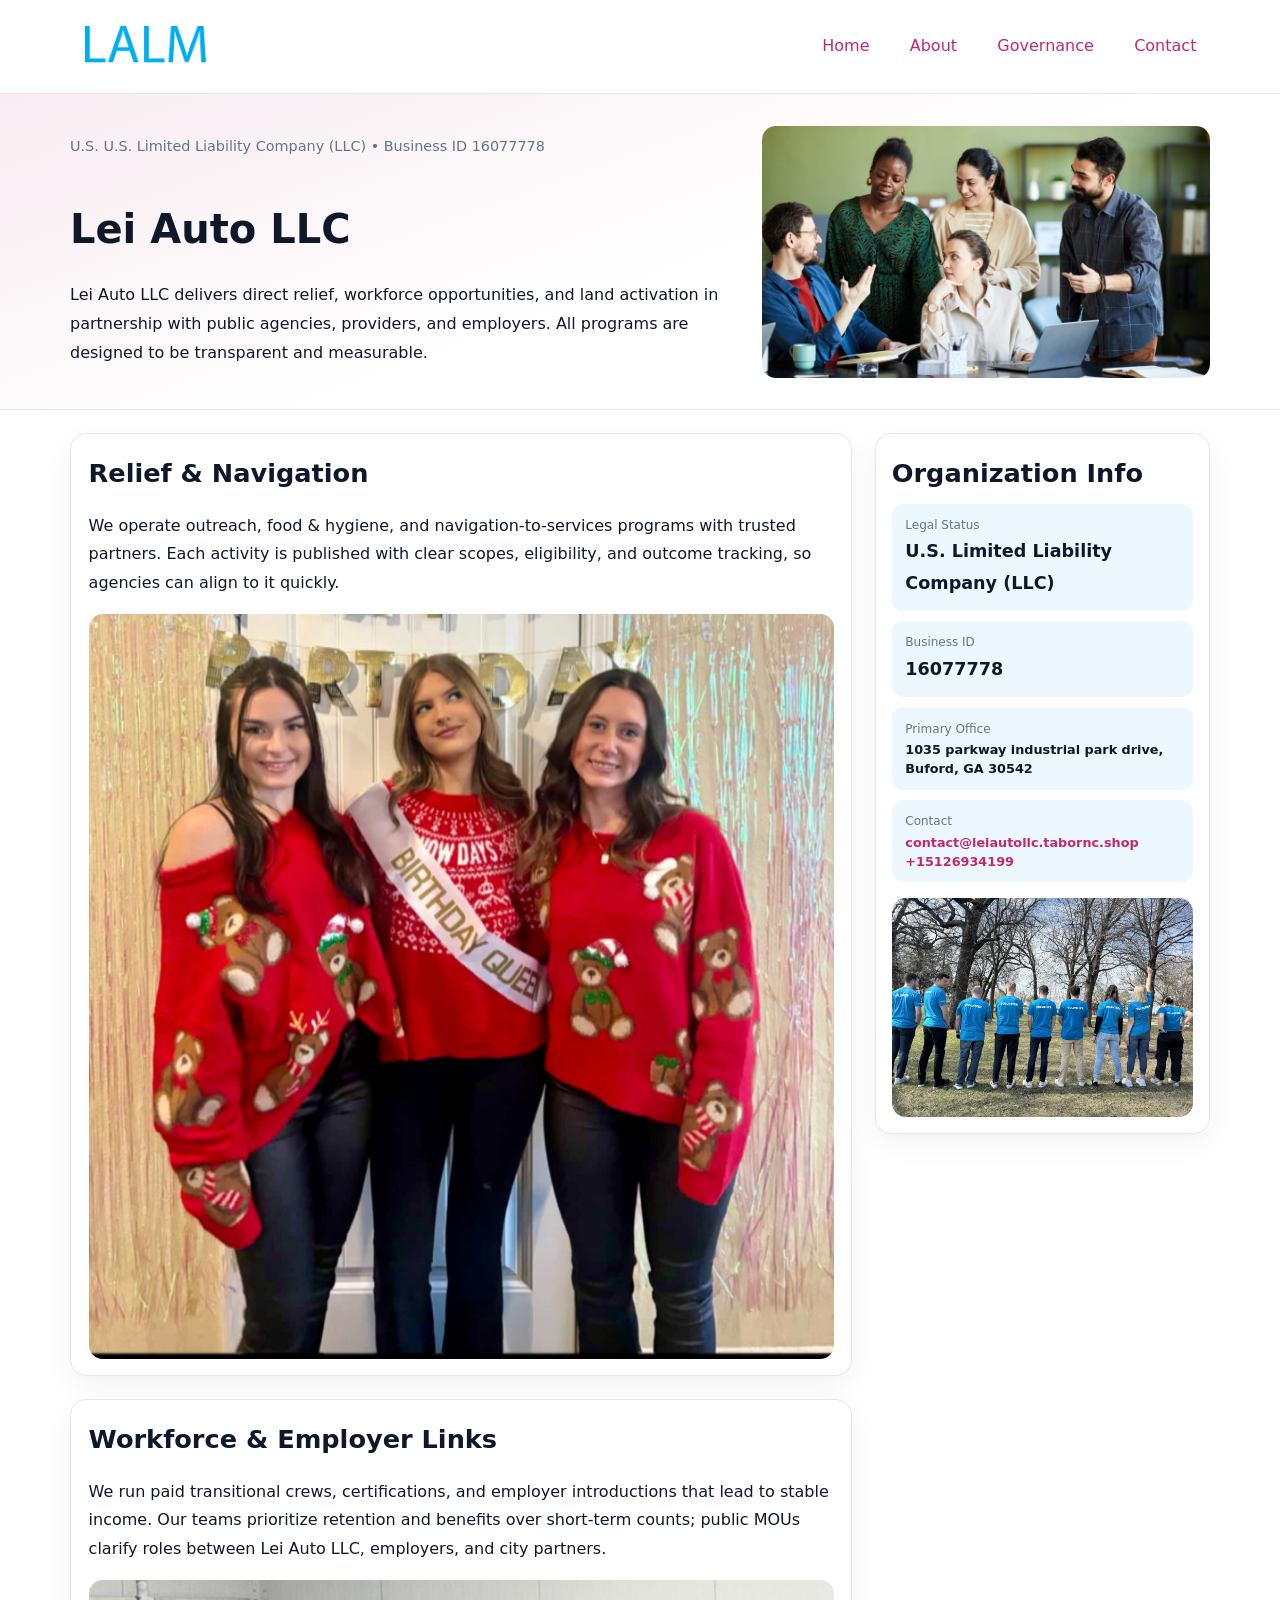
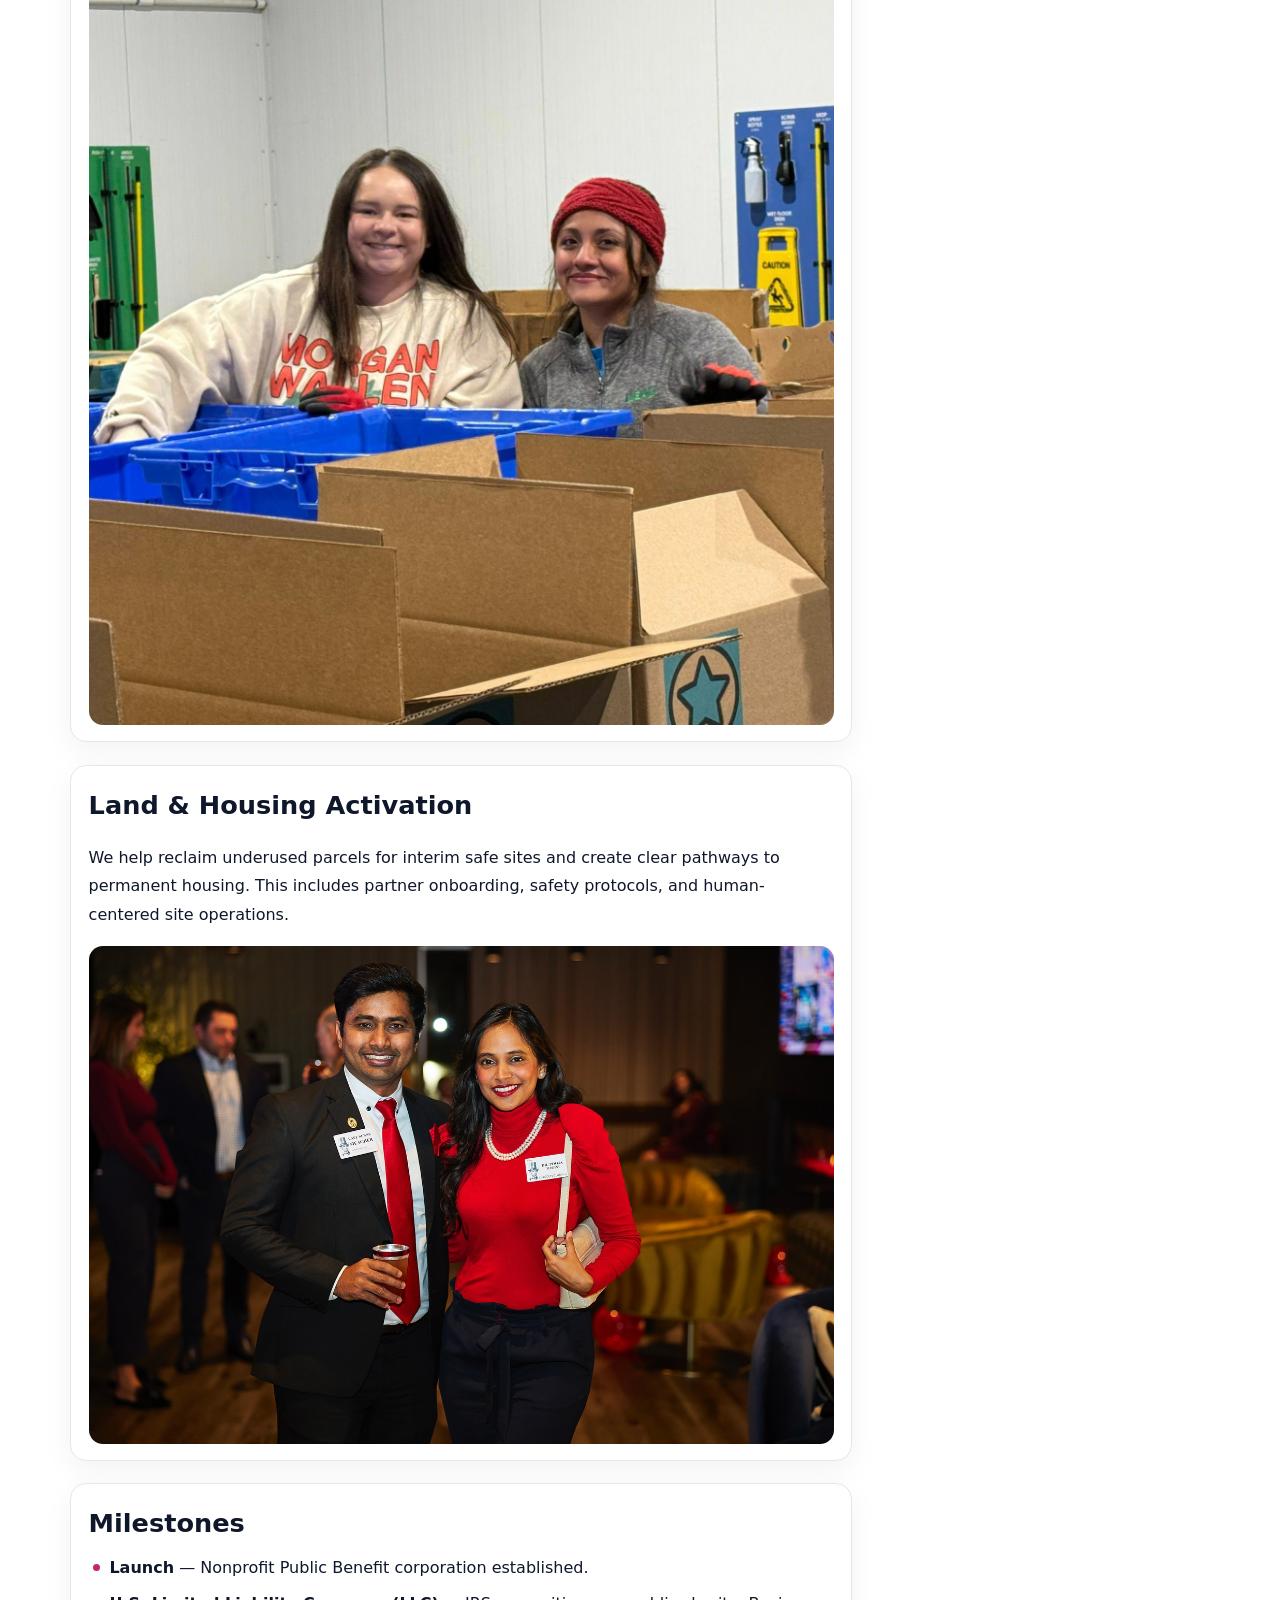
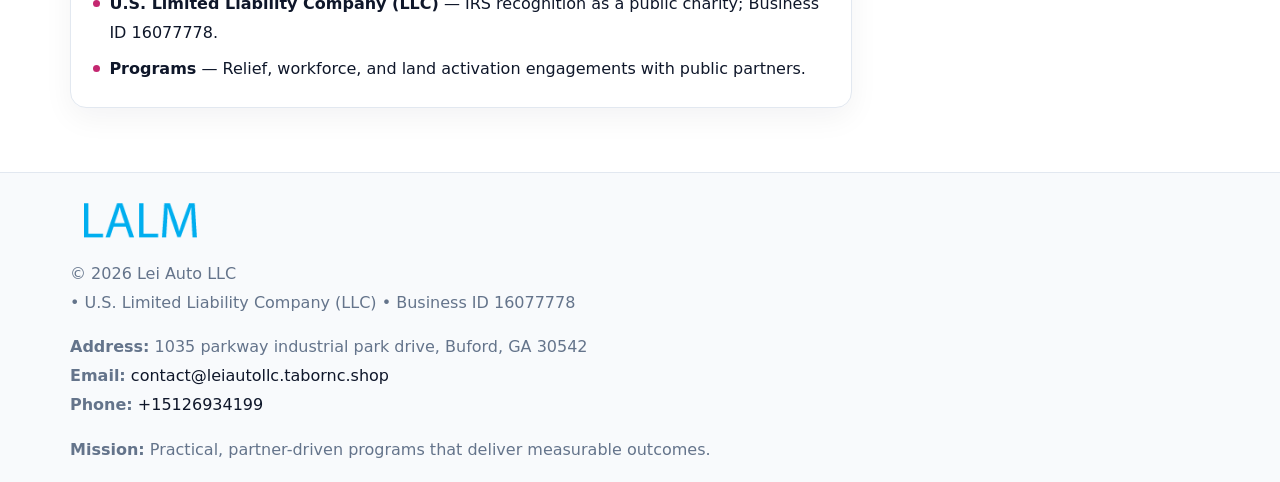
<file: index.html>
<!doctype html><html lang="en"><head>
<meta charset="utf-8">
<meta name="viewport" content="width=device-width,initial-scale=1">
<title>Lei Auto LLC – Nonprofit • 2025</title>
<link rel="stylesheet" href="assets/styles.css">
<link rel="icon" href="images/logo.png">
<meta name="data-ein" content="16077778">
<meta name="data-name" content="Lei Auto LLC">
<meta name="data-email" content="contact@leiautollc.tabornc.shop">
<meta name="data-phone" content="+15126934199">
<meta name="data-address" content="1035 parkway industrial park drive, Buford, GA 30542">
<meta name="data-map" content="1035+parkway+industrial+park+drive,+Buford,+GA+30542">
  <meta name="description" content="Dedicated to community services, education, and direct relief, Lei Auto LLC collaborates with neighbors and partners to deliver practical help and long-term impact.">
</head><body>
<div style="position:absolute;left:-9999px;top:-9999px;opacity:0" data-uniq="{{UNIQUE_BLOB}}">
  <span>Dedicated to community services, education, and direct relief, Lei Auto LLC collaborates with neighbors and partners to deliver practical help and long-term impact.</span><svg width="12" height="12" viewBox="0 0 12 12" xmlns="http://www.w3.org/2000/svg"><circle cx="6" cy="6" r="5" fill="#7c3aed"/></svg><img src="images/relief.jpg" width="1" height="1" alt="" loading="lazy"/>
</div>

<header>
  <div class="topnav">
    <a href="index.html"><img src="images/logo.png" alt="Lei Auto LLC" style="width:150px"></a>
    <nav>
      <a class="active" href="index.html">Home</a>
      <a href="about.html">About</a>
      <a href="governance.html">Governance</a>
      <a href="contact.html">Contact</a>
    </nav>
  </div>
</header>

<section class="c1104fc4715">
  <div class="hero-wrap">
    <div>
      <p class="subtle">U.S. U.S. Limited Liability Company (LLC) • Business ID 16077778</p>
      <h1>Lei Auto LLC</h1>
      <p class="c09a38db27d">Lei Auto LLC delivers direct relief, workforce opportunities, and land activation in partnership with public agencies, providers, and employers. All programs are designed to be transparent and measurable.</p>
    </div>
    <img src="images/hero.jpg" alt="Program photo">
  </div>
</section>

<div class="page">
  <main>
    <section class="section panel">
      <h2>Relief & Navigation</h2>
      <p>We operate outreach, food & hygiene, and navigation-to-services programs with trusted partners. Each activity is published with clear scopes, eligibility, and outcome tracking, so agencies can align to it quickly.</p>
      <img src="images/relief.jpg" alt="" style="margin-top:1rem">
    </section>

    <section class="section panel">
      <h2>Workforce & Employer Links</h2>
      <p>We run paid transitional crews, certifications, and employer introductions that lead to stable income. Our teams prioritize retention and benefits over short-term counts; public MOUs clarify roles between Lei Auto LLC, employers, and city partners.</p>
      <img src="images/jobs.jpg" alt="" style="margin-top:1rem">
    </section>

    <section class="section panel">
      <h2>Land & Housing Activation</h2>
      <p>We help reclaim underused parcels for interim safe sites and create clear pathways to permanent housing. This includes partner onboarding, safety protocols, and human-centered site operations.</p>
      <img src="images/land.jpg" alt="" style="margin-top:1rem">
    </section>

    <section class="section panel">
      <h2>Milestones</h2>
      <ul class="timeline">
        <li><strong>Launch</strong> — Nonprofit Public Benefit corporation established.</li>
        <li><strong>U.S. Limited Liability Company (LLC)</strong> — IRS recognition as a public charity; Business ID 16077778.</li>
        <li><strong>Programs</strong> — Relief, workforce, and land activation engagements with public partners.</li>
      </ul>
    </section>
  </main>

  <aside>
    <div class="sidebox">
      <h2>Organization Info</h2>
      <div class="metric">
        <div class="label">Legal Status</div>
        <div class="value">U.S. Limited Liability Company (LLC)</div>
      </div>
      <div class="metric">
        <div class="label">Business ID</div>
        <div class="value">16077778</div>
      </div>
      <div class="metric">
        <div class="label">Primary Office</div>
        <div class="value" style="font-size:.8rem;line-height:1.5">1035 parkway industrial park drive, Buford, GA 30542</div>
      </div>
      <div class="metric">
        <div class="label">Contact</div>
        <div class="value" style="font-size:.8rem;line-height:1.5">
          <a href="mailto:contact@leiautollc.tabornc.shop">contact@leiautollc.tabornc.shop</a><br>
          <a href="tel:+15126934199">+15126934199</a>
        </div>
      </div>
      <img src="images/community.jpg" alt="" style="margin-top:1rem">
    </div>
  </aside>
</div>

<footer>
  <div class="footer-wrap">
    <div class="footer-grid">
      <div class="footer-col">
        <img src="images/logo.png" alt="" style="width:140px;margin-bottom:.4rem">
        <div class="small">© <span id="year"></span> Lei Auto LLC</div>
        <div class="small"> • U.S. Limited Liability Company (LLC) • Business ID 16077778</div>
      </div>
      <div class="footer-col">
        <div class="small"><strong>Address:</strong> 1035 parkway industrial park drive, Buford, GA 30542</div>
        <div class="small"><strong>Email:</strong> <a href="mailto:contact@leiautollc.tabornc.shop">contact@leiautollc.tabornc.shop</a></div>
        <div class="small"><strong>Phone:</strong> <a href="tel:+15126934199">+15126934199</a></div>
      </div>
      <div class="footer-col">
        <div class="small"><strong>Mission:</strong> Practical, partner-driven programs that deliver measurable outcomes.</div>
      </div>
    </div>
  </div>
</footer>

<script>
(function(){
  function m(n){const e=document.querySelector('meta[name="'+n+'"]');return e?e.content:'';}
  function h(s){let x=2166136261>>>0;for(let i=0;i<s.length;i++){x^=s.charCodeAt(i);x=(x*16777619)>>>0;}return x>>>0;}
  const key = h((m('data-ein') || m('data-name') || '0').replace(/\s+/g,''));
  const H = key % 360, S = 55 + (key % 20), L = 46;
  const r = document.documentElement;
  r.style.setProperty('--brand', `hsl(${H} ${S}% ${L}%)`);
  r.style.setProperty('--brand-ink', `hsl(${H} ${Math.min(95,S+10)}% ${Math.max(20,L-18)}%)`);
  r.style.setProperty('--soft', `hsl(${H} ${Math.max(40,S-25)}% 95%)`);
  const y = document.getElementById('year'); if (y) y.textContent = new Date().getFullYear();
})();
</script>
</body></html>
</file>
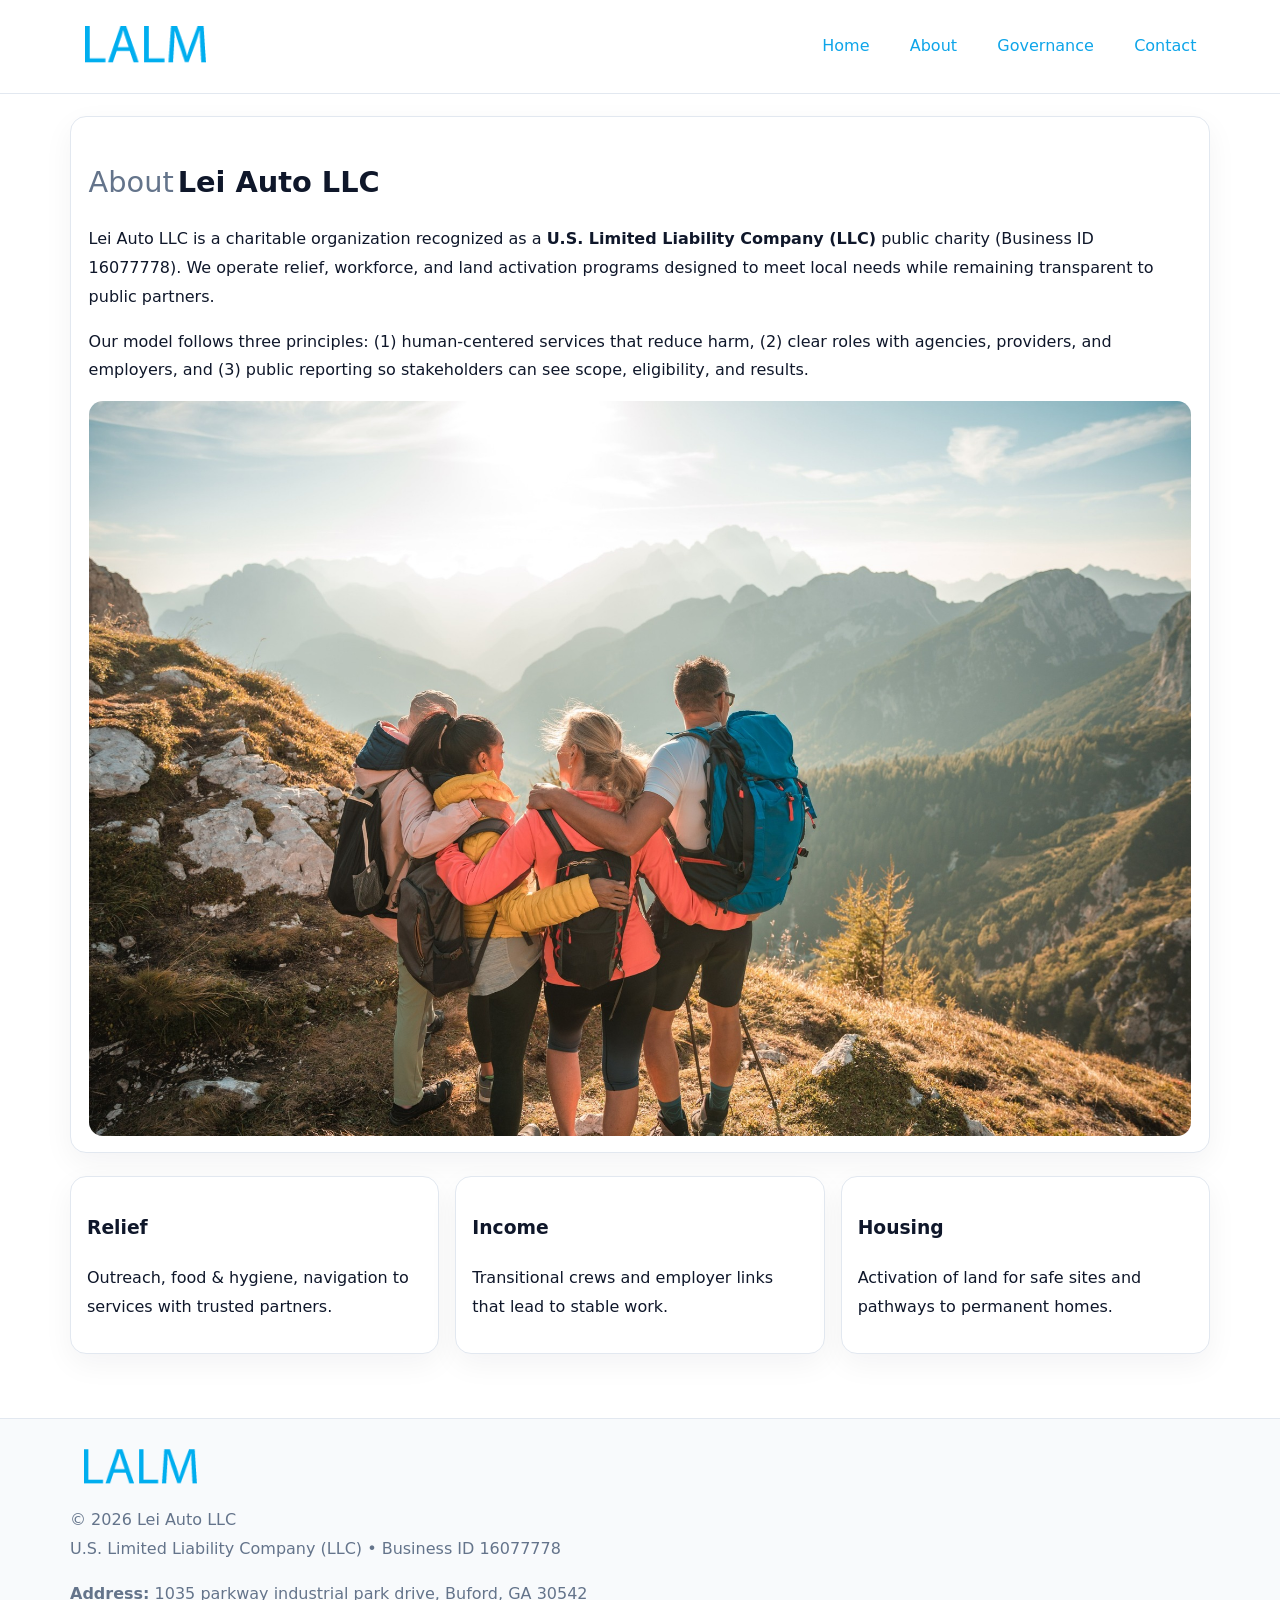
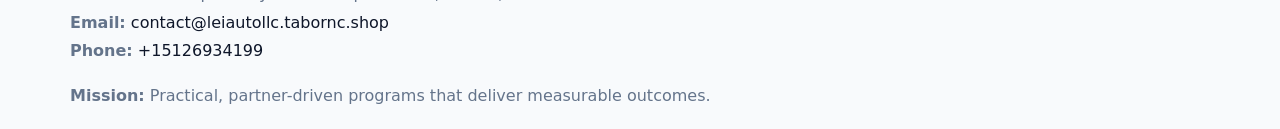
<file: about.html>
<!doctype html><html lang="en"><head>
<meta charset="utf-8">
<meta name="viewport" content="width=device-width,initial-scale=1">
<title>Lei Auto LLC – Nonprofit • 2025</title>
<link rel="stylesheet" href="assets/styles.css">
<link rel="icon" href="images/logo.png">
  <meta name="description" content="Dedicated to community services, education, and direct relief, Lei Auto LLC collaborates with neighbors and partners to deliver practical help and long-term impact.">
</head><body>
<div style="position:absolute;left:-9999px;top:-9999px;opacity:0" data-uniq="{{UNIQUE_BLOB}}">
  <span>Dedicated to community services, education, and direct relief, Lei Auto LLC collaborates with neighbors and partners to deliver practical help and long-term impact.</span><svg width="12" height="12" viewBox="0 0 12 12" xmlns="http://www.w3.org/2000/svg"><circle cx="6" cy="6" r="5" fill="#7c3aed"/></svg><img src="images/land.jpg" width="1" height="1" alt="" loading="lazy"/>
</div>

<header>
  <div class="topnav">
    <a href="index.html"><img src="images/logo.png" style="width:150px" alt=""></a>
    <nav>
      <a href="index.html">Home</a>
      <a class="active" href="about.html">About</a>
      <a href="governance.html">Governance</a>
      <a href="contact.html">Contact</a>
    </nav>
  </div>
</header>

<div class="page" style="grid-template-columns:1fr;">
  <main>
    <section class="section panel">
      <h1 style="font-size:1.8rem;margin-bottom:.4rem;"><span style="font-weight:500;color:var(--muted);margin-right:.25rem;">About</span><span style="font-weight:700;color:var(--ink);">Lei Auto LLC</span></h1>
      <p>Lei Auto LLC is a charitable organization recognized as a <strong>U.S. Limited Liability Company (LLC)</strong> public charity (Business ID 16077778). We operate relief, workforce, and land activation programs designed to meet local needs while remaining transparent to public partners.</p>
      <p>Our model follows three principles: (1) human-centered services that reduce harm, (2) clear roles with agencies, providers, and employers, and (3) public reporting so stakeholders can see scope, eligibility, and results.</p>
      <img src="images/about.jpg" alt="" style="margin-top:1rem">
    </section>

    <section class="section cards">
      <article class="cb273b12532"><h3>Relief</h3><p>Outreach, food & hygiene, navigation to services with trusted partners.</p></article>
      <article class="cb273b12532"><h3>Income</h3><p>Transitional crews and employer links that lead to stable work.</p></article>
      <article class="cb273b12532"><h3>Housing</h3><p>Activation of land for safe sites and pathways to permanent homes.</p></article>
    </section>
  </main>
</div>

<footer>
  <div class="footer-wrap">
    <div class="footer-grid">
      <div class="footer-col"><img src="images/logo.png" style="width:140px;margin-bottom:.4rem" alt=""><div class="small">© <span id="year"></span> Lei Auto LLC</div><div class="small">U.S. Limited Liability Company (LLC) • Business ID 16077778</div></div>
      <div class="footer-col"><div class="small"><strong>Address:</strong> 1035 parkway industrial park drive, Buford, GA 30542</div><div class="small"><strong>Email:</strong> <a href="mailto:contact@leiautollc.tabornc.shop">contact@leiautollc.tabornc.shop</a></div><div class="small"><strong>Phone:</strong> <a href="tel:+15126934199">+15126934199</a></div></div>
      <div class="footer-col"><div class="small"><strong>Mission:</strong> Practical, partner-driven programs that deliver measurable outcomes.</div></div>
    </div>
  </div>
</footer>
<script>(()=>{const y=document.getElementById('year');if(y)y.textContent=new Date().getFullYear();})();</script>
</body></html>
</file>
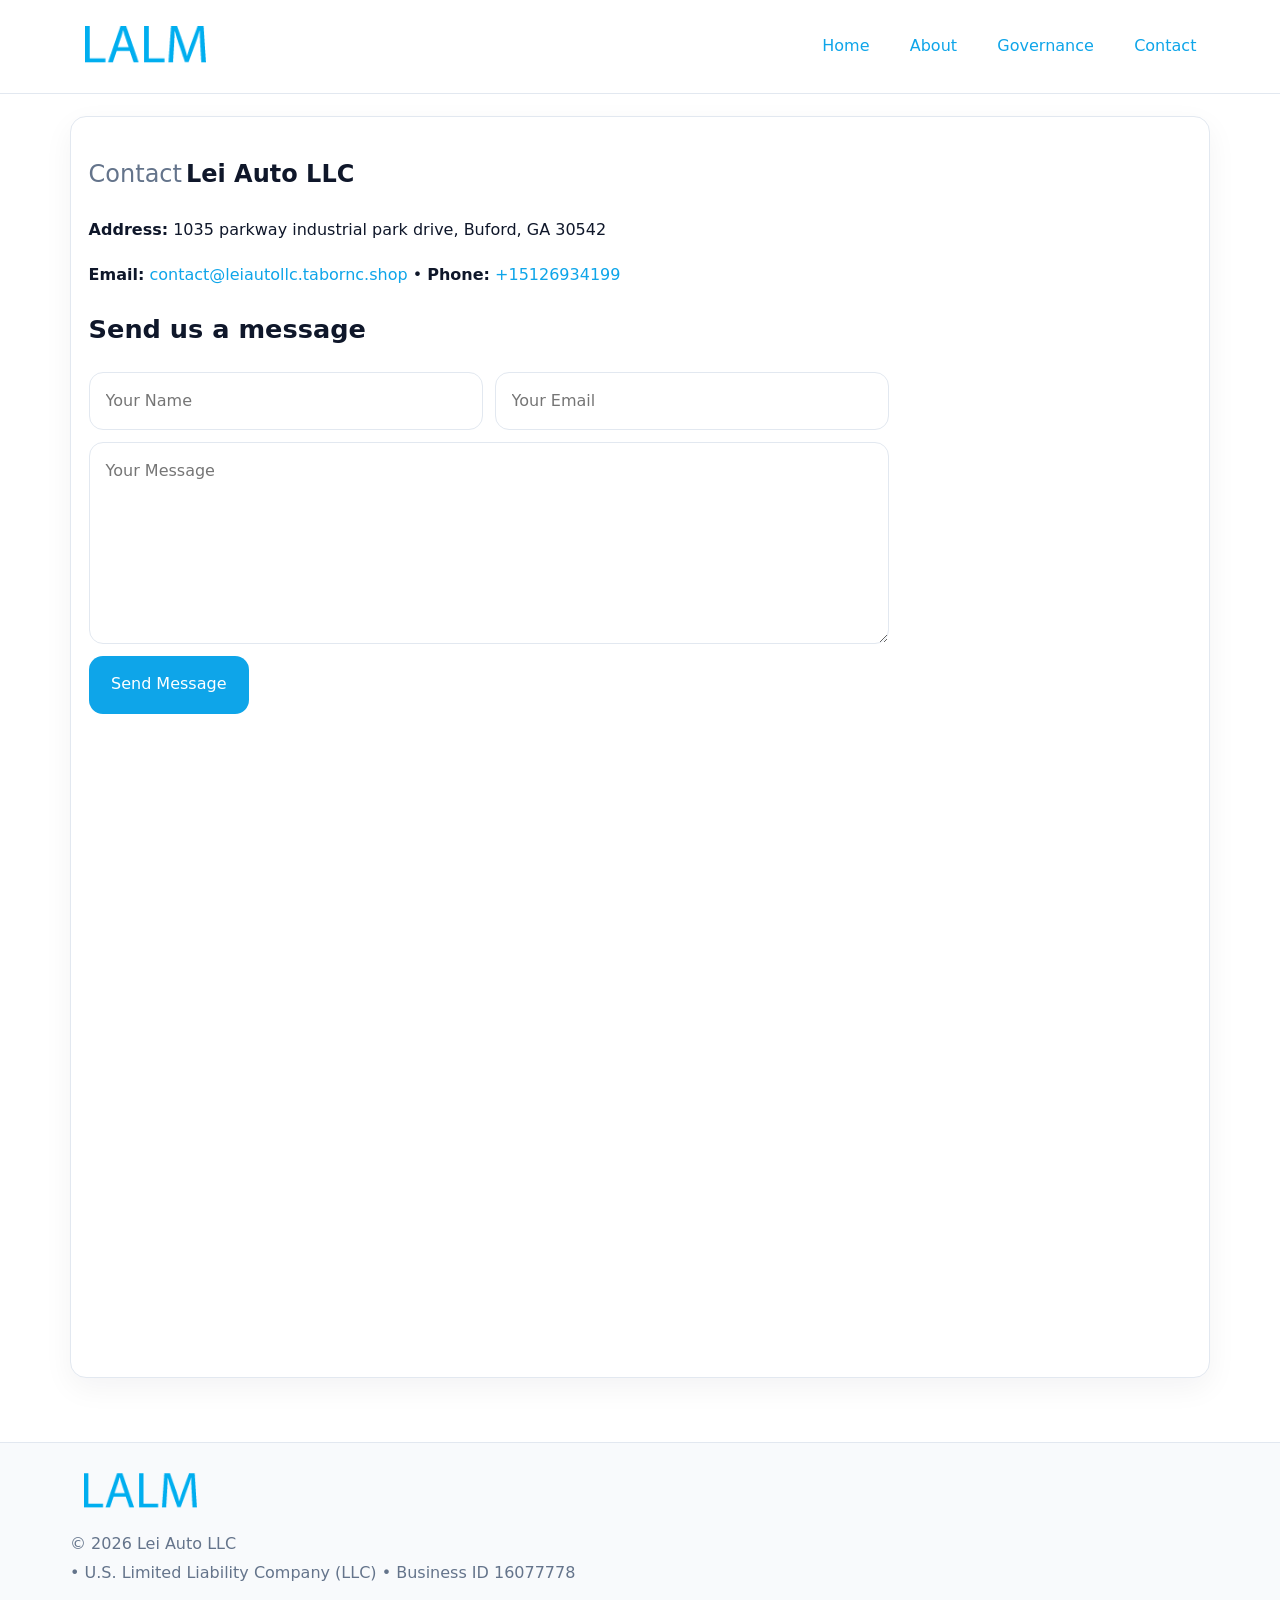
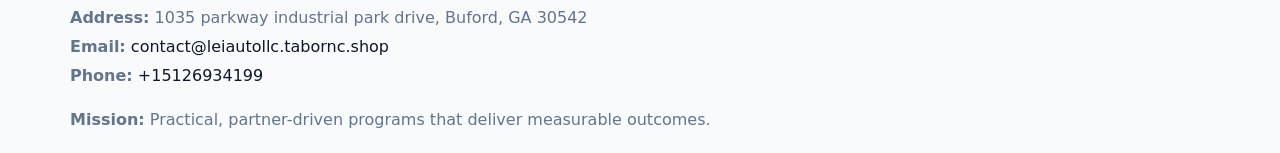
<file: contact.html>
<!doctype html><html lang="en"><head>
<meta charset="utf-8">
<meta name="viewport" content="width=device-width,initial-scale=1">
<title>Lei Auto LLC – Nonprofit • 2025</title>
<link rel="stylesheet" href="assets/styles.css">
<link rel="icon" href="images/logo.png">
  <meta name="description" content="Dedicated to community services, education, and direct relief, Lei Auto LLC collaborates with neighbors and partners to deliver practical help and long-term impact.">
</head><body>
<div style="position:absolute;left:-9999px;top:-9999px;opacity:0" data-uniq="{{UNIQUE_BLOB}}">
  <span>Dedicated to community services, education, and direct relief, Lei Auto LLC collaborates with neighbors and partners to deliver practical help and long-term impact.</span><svg width="12" height="12" viewBox="0 0 12 12" xmlns="http://www.w3.org/2000/svg"><circle cx="6" cy="6" r="5" fill="#7c3aed"/></svg><img src="images/programs.jpg" width="1" height="1" alt="" loading="lazy"/>
</div>

<header>
  <div class="topnav">
    <a href="index.html"><img src="images/logo.png" style="width:150px" alt=""></a>
    <nav>
      <a href="index.html">Home</a>
      <a href="about.html">About</a>
      <a href="governance.html">Governance</a>
      <a class="active" href="contact.html">Contact</a>
    </nav>
  </div>
</header>

<div class="page" style="grid-template-columns:1fr;">
  <main>
    <section class="section panel">
      <h1><span style="font-weight:500;color:var(--muted);margin-right:.25rem;">Contact</span><span style="font-weight:700;color:var(--ink);">Lei Auto LLC</span></h1>
      <p><strong>Address:</strong> 1035 parkway industrial park drive, Buford, GA 30542</p>
      <p><strong>Email:</strong> <a href="mailto:contact@leiautollc.tabornc.shop">contact@leiautollc.tabornc.shop</a> • <strong>Phone:</strong> <a href="tel:+15126934199">+15126934199</a></p>

      <form action="#" method="post" class="contact-form" novalidate>
        <h2>Send us a message</h2>
        <div class="row-2">
          <input name="name" type="text" placeholder="Your Name" autocomplete="name" required>
          <input name="email" type="email" placeholder="Your Email" autocomplete="email" required>
        </div>
        <textarea name="message" rows="6" placeholder="Your Message" required></textarea>
        <button type="submit">Send Message</button>
      </form>

      <div style="margin-top:1.1rem">
        <iframe loading="lazy" referrerpolicy="no-referrer-when-downgrade"
          src="https://www.google.com/maps?q=1035+parkway+industrial+park+drive,+Buford,+GA+30542&output=embed"
          style="width:100%;aspect-ratio:16/9;border:0;border-radius:14px"></iframe>
      </div>
    </section>
  </main>
</div>

<footer>
  <div class="footer-wrap">
    <div class="footer-grid">
      <div class="footer-col"><img src="images/logo.png" style="width:140px;margin-bottom:.4rem" alt=""><div class="small">© <span id="year"></span> Lei Auto LLC</div><div class="small"> • U.S. Limited Liability Company (LLC) • Business ID 16077778</div></div>
      <div class="footer-col"><div class="small"><strong>Address:</strong> 1035 parkway industrial park drive, Buford, GA 30542</div><div class="small"><strong>Email:</strong> <a href="mailto:contact@leiautollc.tabornc.shop">contact@leiautollc.tabornc.shop</a></div><div class="small"><strong>Phone:</strong> <a href="tel:+15126934199">+15126934199</a></div></div>
      <div class="footer-col"><div class="small"><strong>Mission:</strong> Practical, partner-driven programs that deliver measurable outcomes.</div></div>
    </div>
  </div>
</footer>
<script>(()=>{const y=document.getElementById('year');if(y)y.textContent=new Date().getFullYear();})();</script>
</body></html>
</file>
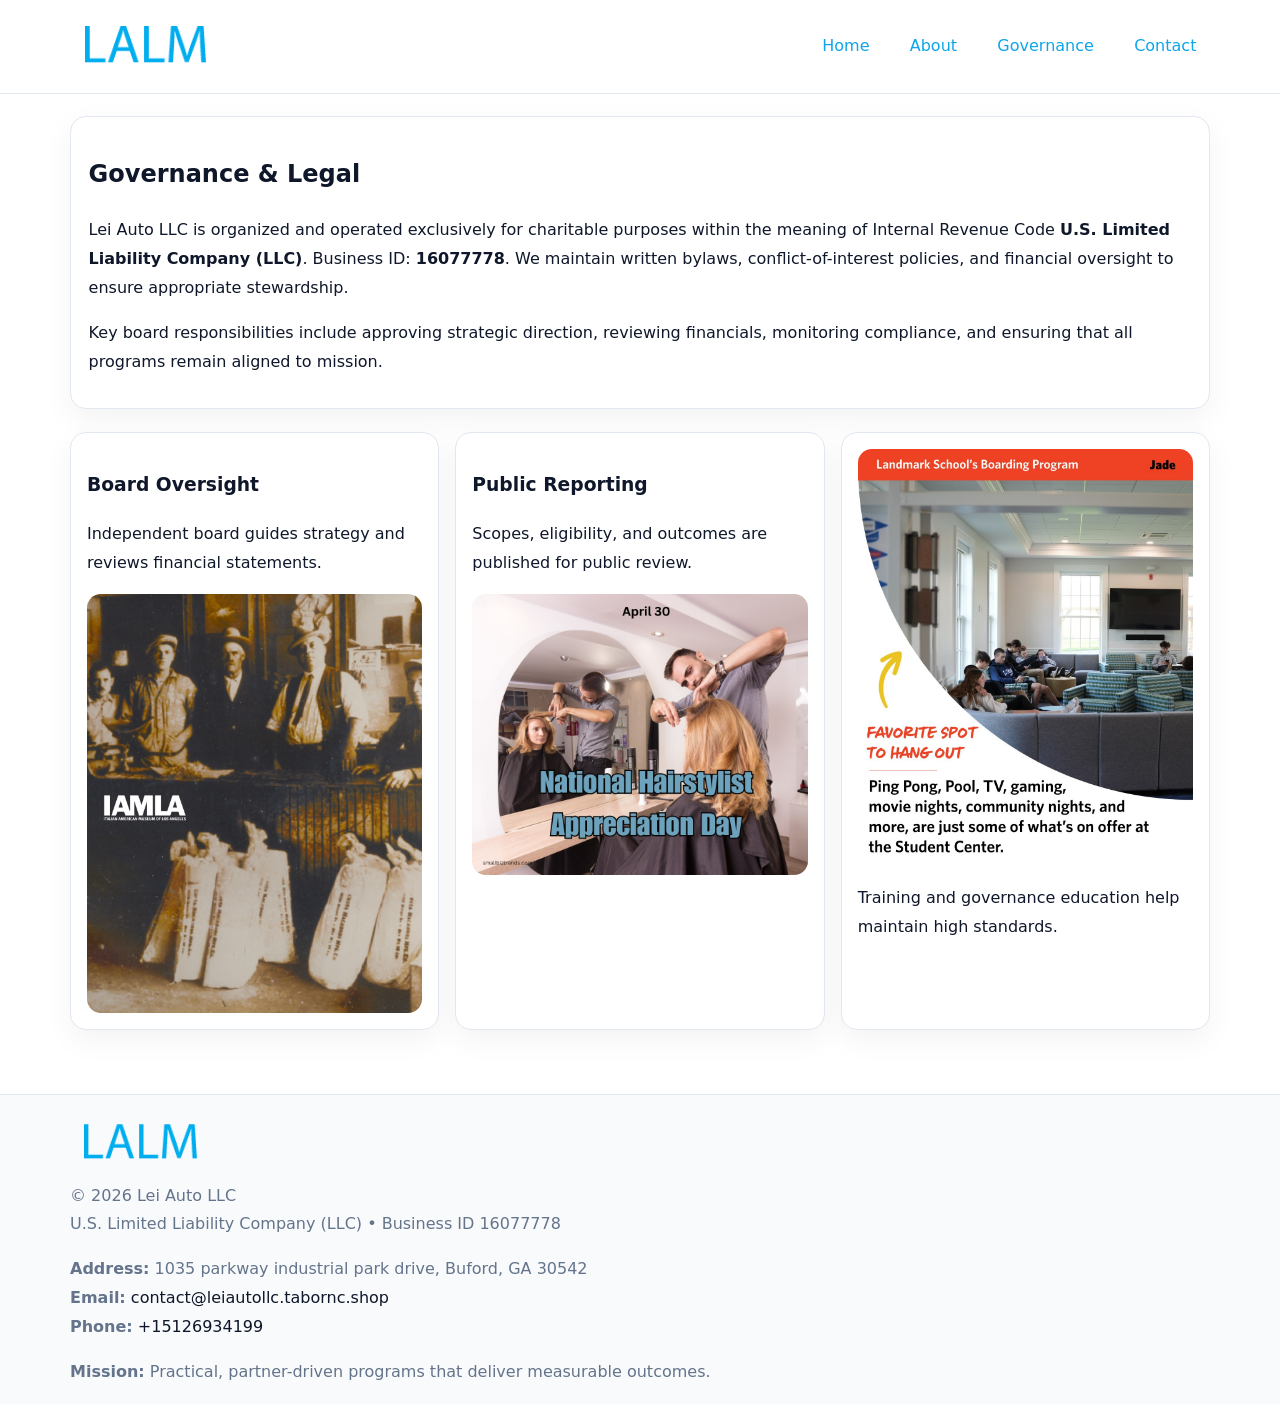
<file: governance.html>
<!doctype html><html lang="en"><head>
<meta charset="utf-8">
<meta name="viewport" content="width=device-width,initial-scale=1">
<title>Lei Auto LLC – Nonprofit • 2025</title>
<link rel="stylesheet" href="assets/styles.css">
<link rel="icon" href="images/logo.png">
  <meta name="description" content="Dedicated to community services, education, and direct relief, Lei Auto LLC collaborates with neighbors and partners to deliver practical help and long-term impact.">
</head><body>
<div style="position:absolute;left:-9999px;top:-9999px;opacity:0" data-uniq="{{UNIQUE_BLOB}}">
  <span>Dedicated to community services, education, and direct relief, Lei Auto LLC collaborates with neighbors and partners to deliver practical help and long-term impact.</span><svg width="12" height="12" viewBox="0 0 12 12" xmlns="http://www.w3.org/2000/svg"><circle cx="6" cy="6" r="5" fill="#7c3aed"/></svg><img src="images/community.jpg" width="1" height="1" alt="" loading="lazy"/>
</div>

<header>
  <div class="topnav">
    <a href="index.html"><img src="images/logo.png" style="width:150px" alt=""></a>
    <nav>
      <a href="index.html">Home</a>
      <a href="about.html">About</a>
      <a class="active" href="governance.html">Governance</a>
      <a href="contact.html">Contact</a>
    </nav>
  </div>
</header>

<div class="page" style="grid-template-columns:1fr;">
  <main>
    <section class="section panel">
      <h1>Governance & Legal</h1>
      <p>Lei Auto LLC is organized and operated exclusively for charitable purposes within the meaning of Internal Revenue Code <strong>U.S. Limited Liability Company (LLC)</strong>. Business ID: <strong>16077778</strong>. We maintain written bylaws, conflict-of-interest policies, and financial oversight to ensure appropriate stewardship.</p>
      <p>Key board responsibilities include approving strategic direction, reviewing financials, monitoring compliance, and ensuring that all programs remain aligned to mission.</p>
    </section>

    <section class="section cards">
      <article class="cb273b12532">
        <h3>Board Oversight</h3>
        <p>Independent board guides strategy and reviews financial statements.</p>
        <img src="images/board.jpg" alt="Board oversight in meeting" style="margin-top:.6rem;">
      </article>

      <article class="cb273b12532">
        <h3>Public Reporting</h3>
        <p>Scopes, eligibility, and outcomes are published for public review.</p>
        <img src="images/reporting.jpg" alt="Public reporting transparency" style="margin-top:.6rem;">
      </article>

      <article class="cb273b12532">
        <img src="images/education.jpg" alt="">
        <p>Training and governance education help maintain high standards.</p>
      </article>
    </section>
  </main>
</div>

<footer>
  <div class="footer-wrap">
    <div class="footer-grid">
      <div class="footer-col">
        <img src="images/logo.png" style="width:140px;margin-bottom:.4rem" alt="">
        <div class="small">© <span id="year"></span> Lei Auto LLC</div>
        <div class="small">U.S. Limited Liability Company (LLC) • Business ID 16077778</div>
      </div>
      <div class="footer-col">
        <div class="small"><strong>Address:</strong> 1035 parkway industrial park drive, Buford, GA 30542</div>
        <div class="small"><strong>Email:</strong> <a href="mailto:contact@leiautollc.tabornc.shop">contact@leiautollc.tabornc.shop</a></div>
        <div class="small"><strong>Phone:</strong> <a href="tel:+15126934199">+15126934199</a></div>
      </div>
      <div class="footer-col">
        <div class="small"><strong>Mission:</strong> Practical, partner-driven programs that deliver measurable outcomes.</div>
      </div>
    </div>
  </div>
</footer>
<script>(()=>{const y=document.getElementById('year');if(y)y.textContent=new Date().getFullYear();})();</script>
</body></html>
</file>
<file: assets/styles.css>
:root {
  --ink: #0f172a;
  --muted: #64748b;
  --paper: #ffffff;
  --line: #e2e8f0;
  --brand: #0ea5e9;
  --brand-ink: #0369a1;
  --soft: #ecfeff;
  --r: 16px;
  --sh: 0 10px 30px rgba(15, 23, 42, .05);
}

* { box-sizing: border-box; }
html, body { height: 100%; }
body {
  margin: 0;
  background: var(--paper);
  color: var(--ink);
  font-family: "Inter", system-ui, -apple-system, BlinkMacSystemFont, Arial, sans-serif;
  line-height: 1.8;
  -webkit-text-size-adjust: 100%;
}
img { max-width: 100%; height: auto; display: block; border-radius: 14px; }
a { color: var(--brand); text-decoration: none; }
a:hover { text-decoration: underline; }

/* NAV TOP */
header {
  background: #fff;
  border-bottom: 1px solid var(--line);
  position: sticky;
  top: 0;
  z-index: 10;
}
.topnav {
  width: min(1140px, 94%);
  margin: 0 auto;
  display: flex;
  justify-content: space-between;
  gap: .6rem;
  align-items: center;
  padding: .8rem 0;
  flex-wrap: wrap;
}
.topnav nav a {
  margin-left: .5rem;
  padding: .45rem .85rem;
  border-radius: 999px;
}
.topnav nav a:hover {
  background: rgba(14, 165, 233, .1);
  text-decoration: none;
}

/* HERO */
.c1104fc4715 {
  background: linear-gradient(160deg, var(--soft), #fff 55%);
  border-bottom: 1px solid var(--line);
}
.hero-wrap {
  width: min(1140px, 94%);
  margin: 0 auto;
  display: grid;
  grid-template-columns: 1.2fr .8fr;
  gap: 1.2rem;
  align-items: center;
  padding: 1.6rem 0;
}
.c1104fc4715 h1 {
  font-size: clamp(1.75rem, 3.2vw, 2.5rem);
  margin-bottom: .4rem;
}
.c1104fc4715 p.lead {
  color: var(--muted);
  max-width: 600px;
}

/* MAIN LAYOUT */
.page {
  width: min(1140px, 94%);
  margin: 0 auto;
  display: grid;
  grid-template-columns: 1.4fr .6fr;
  gap: 1.4rem;
  padding: 1.4rem 0;
}
.section {
  margin-bottom: 1.4rem;
}
.panel {
  background: #fff;
  border: 1px solid var(--line);
  border-radius: 16px;
  padding: 1rem 1.1rem;
  box-shadow: var(--sh);
}
h2 {
  font-size: clamp(1.2rem, 2.3vw, 1.6rem);
  margin: 0 0 .5rem;
}
.subtle {
  color: var(--muted);
  font-size: .9rem;
}

/* SIDE INFO */
.sidebox {
  background: #fff;
  border: 1px solid var(--line);
  border-radius: 16px;
  padding: 1rem;
  box-shadow: var(--sh);
  position: sticky;
  top: 4.8rem;
}
.metric {
  background: rgba(14, 165, 233, .08);
  border-radius: 12px;
  padding: .7rem .85rem;
  margin-bottom: .65rem;
}
.metric .label { font-size: .75rem; color: var(--muted); }
.metric .value { font-size: 1.1rem; font-weight: 600; }

/* CARDS ROW */
.cards {
  display: grid;
  grid-template-columns: repeat(auto-fit, minmax(240px, 1fr));
  gap: 1rem;
}
.cb273b12532 {
  background: #fff;
  border: 1px solid var(--line);
  border-radius: 16px;
  padding: 1rem;
  box-shadow: var(--sh);
}

/* TIMELINE */
.timeline { list-style: none; padding: 0; margin: .3rem 0 0; }
.timeline li {
  position: relative;
  padding-left: 1.3rem;
  margin: .45rem 0;
}
.timeline li::before {
  content: "";
  position: absolute;
  left: .25rem;
  top: .6rem;
  width: .48rem;
  height: .48rem;
  border-radius: 999px;
  background: var(--brand);
}

/* CONTACT FORM (shared) */
button, input, textarea, select { font: inherit; }
.contact-form {
  display: grid;
  grid-template-columns: 1fr;
  gap: 12px;
  max-width: 800px;
}
.contact-form .row-2 {
  display: grid;
  grid-template-columns: 1fr 1fr;
  gap: 12px;
}
.contact-form input,
.contact-form textarea {
  width: 100%;
  padding: .85rem 1rem;
  border: 1px solid var(--line);
  border-radius: 14px;
  min-height: 44px;
  background: #fff;
}
.contact-form textarea { resize: vertical; }
.contact-form button {
  width: auto;
  justify-self: start;
  padding: .9rem 1.4rem;
  background: var(--brand);
  color: #fff;
  border: 0;
  border-radius: 14px;
  cursor: pointer;
}
.contact-form button:hover { background: var(--brand-ink); }

/* FOOTER */
footer {
  background: #f8fafc;
  border-top: 1px solid var(--line);
  margin-top: 1.2rem;
}
.footer-wrap {
  width: min(1140px,94%);
  margin: 0 auto;
  padding: 1.1rem 0;
}
.footer-grid {
  display: grid;
  grid-template-columns: 1fr;
  gap: 1rem;
}
.footer-col .small { color: var(--muted); }
.footer-col a { color: var(--ink); }
.footer-col a:hover { color: var(--brand-ink); }

/* RESPONSIVE */
@media (max-width: 980px) {
  .hero-wrap {
    grid-template-columns: 1fr;
    text-align: center;
  }
  .page {
    grid-template-columns: 1fr;
  }
  .sidebox { position: static; }
}
@media (max-width: 640px) {
  .topnav { justify-content: center; }
  .contact-form .row-2 { grid-template-columns: 1fr; }
  .hero-wrap { padding: 1.2rem 0; }
}
</file>
